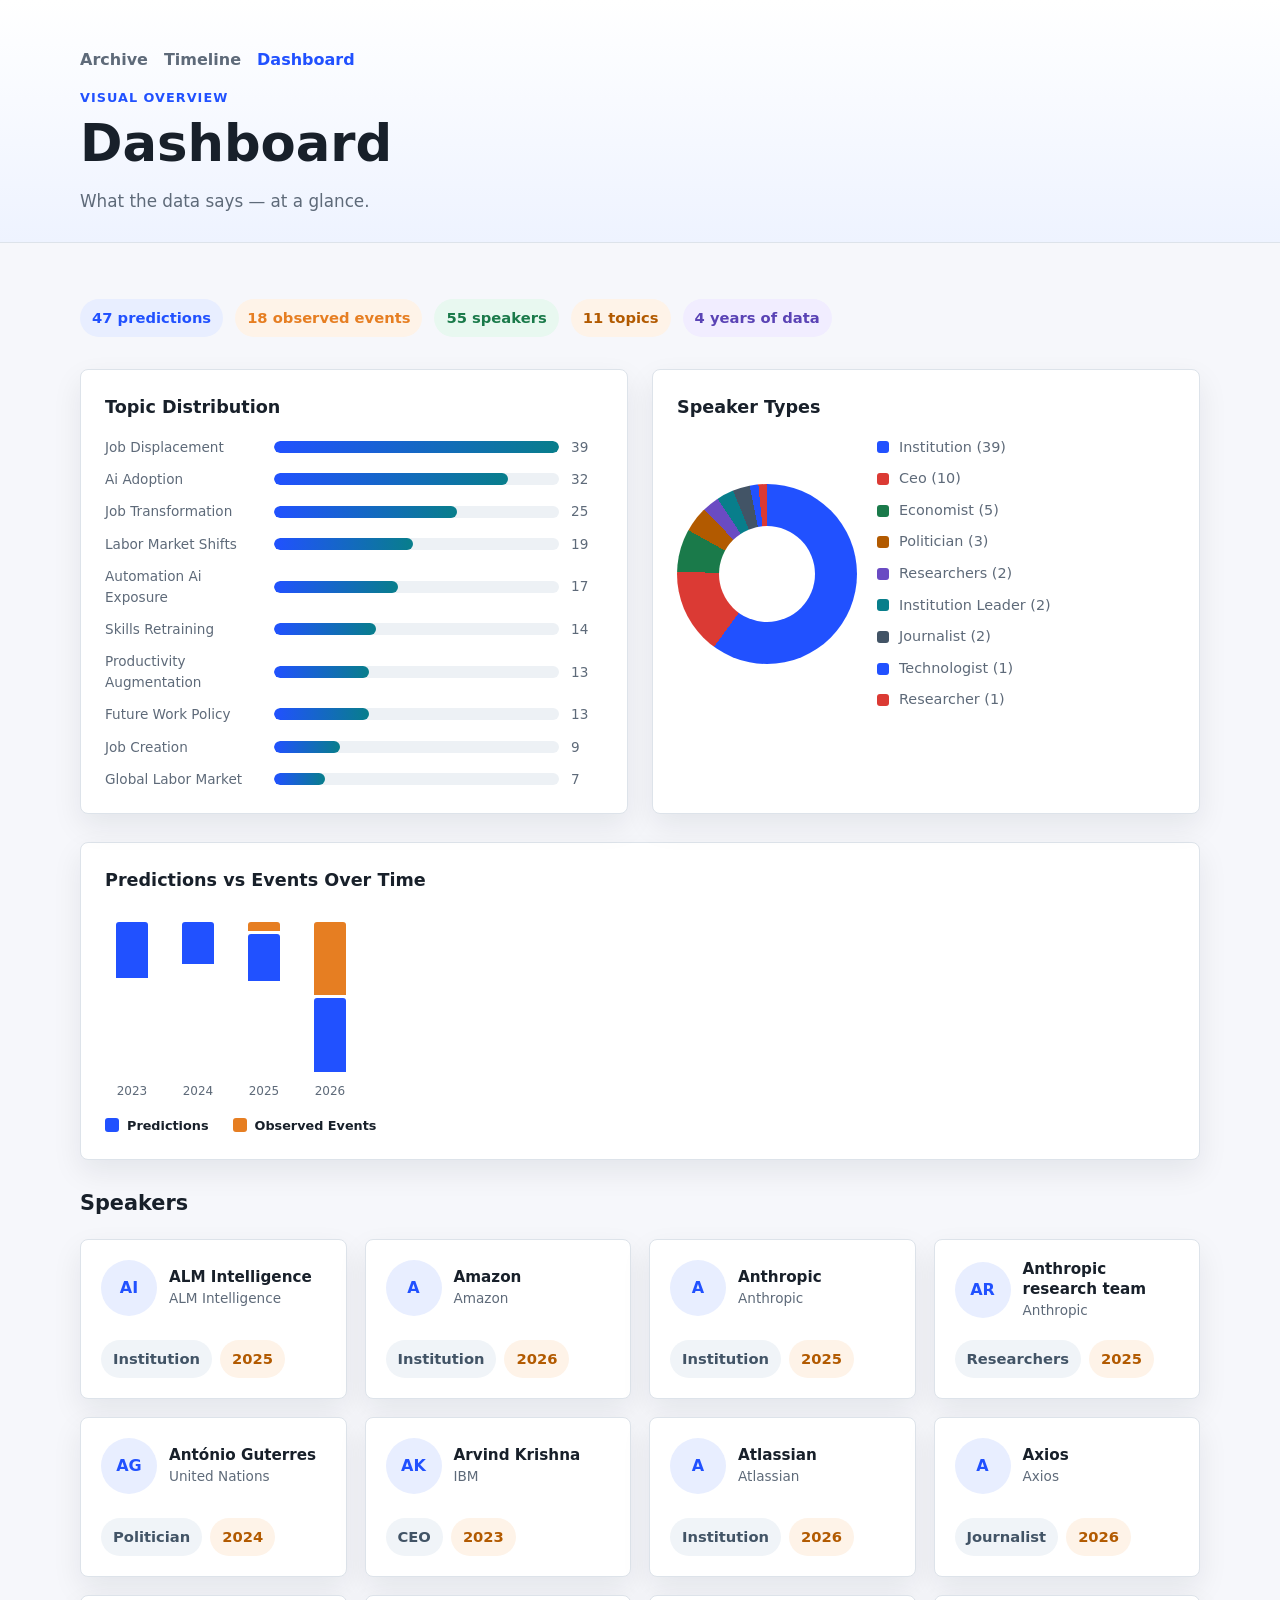
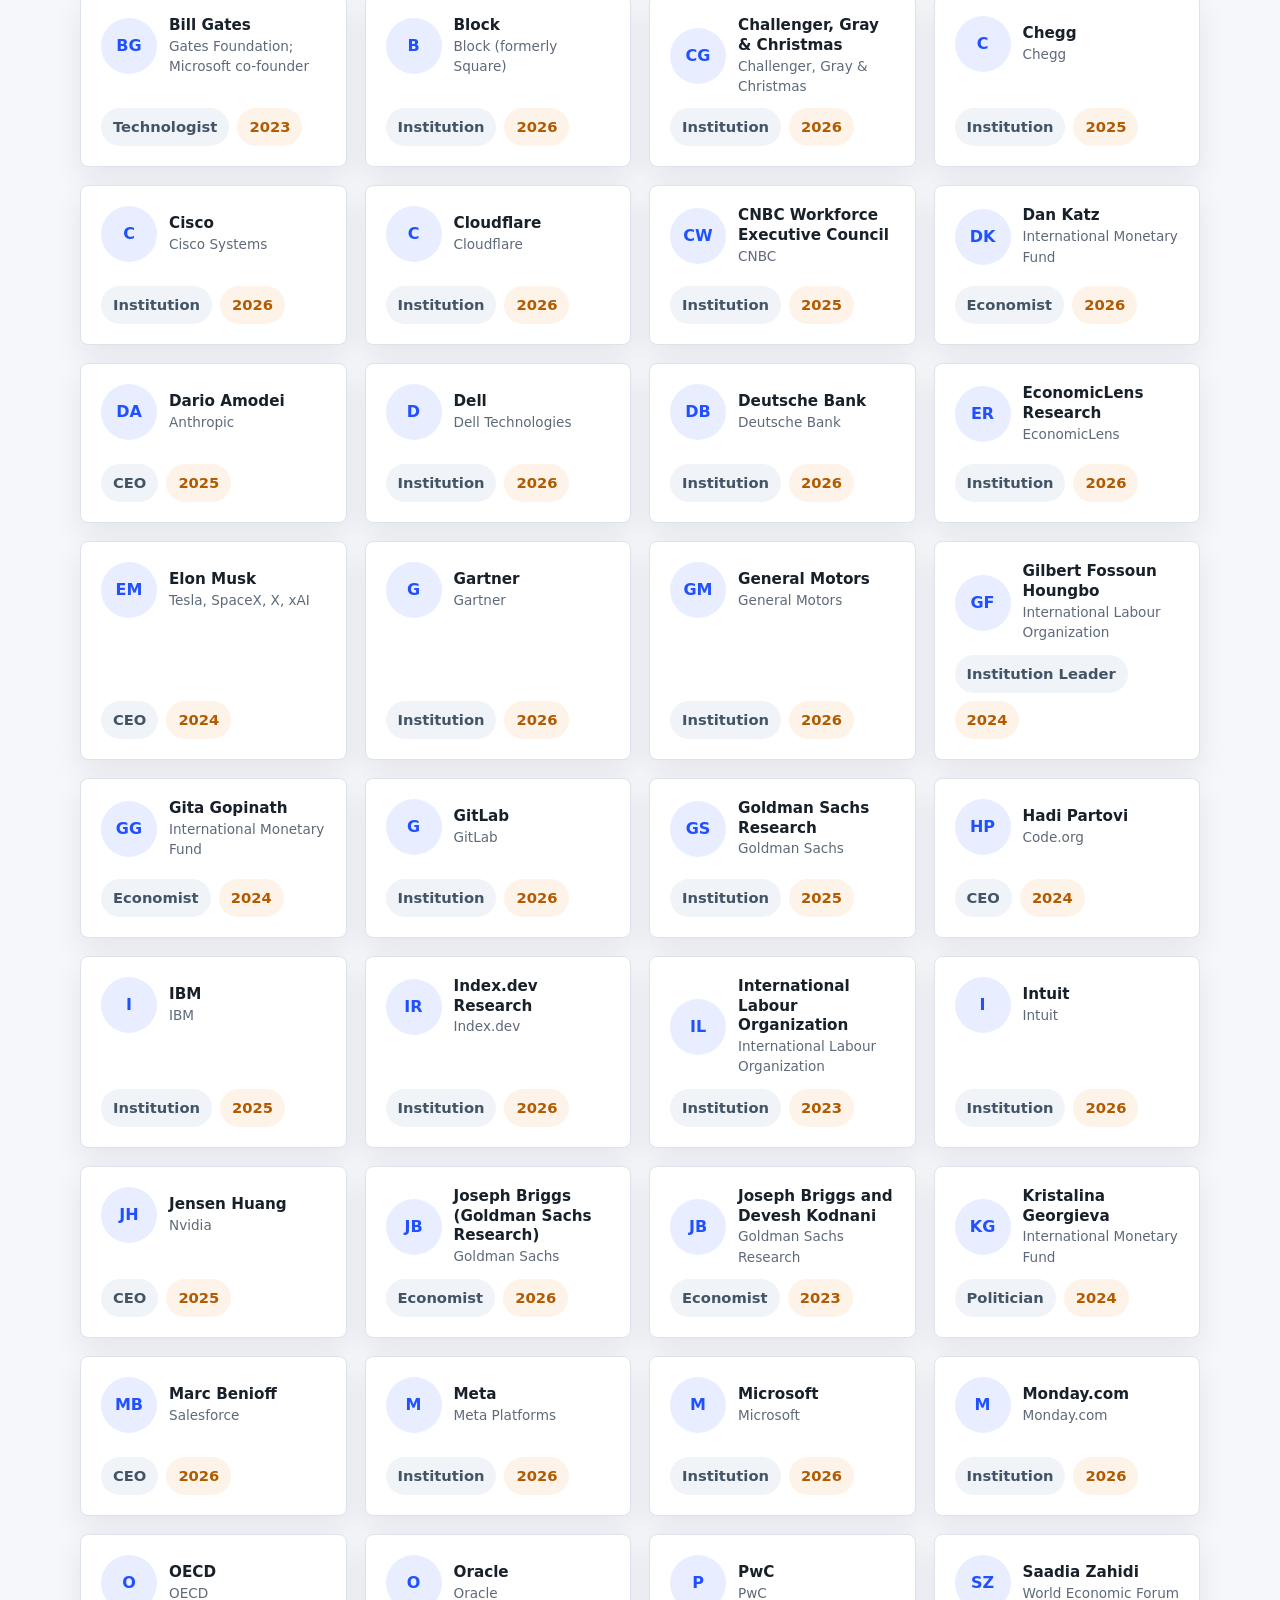
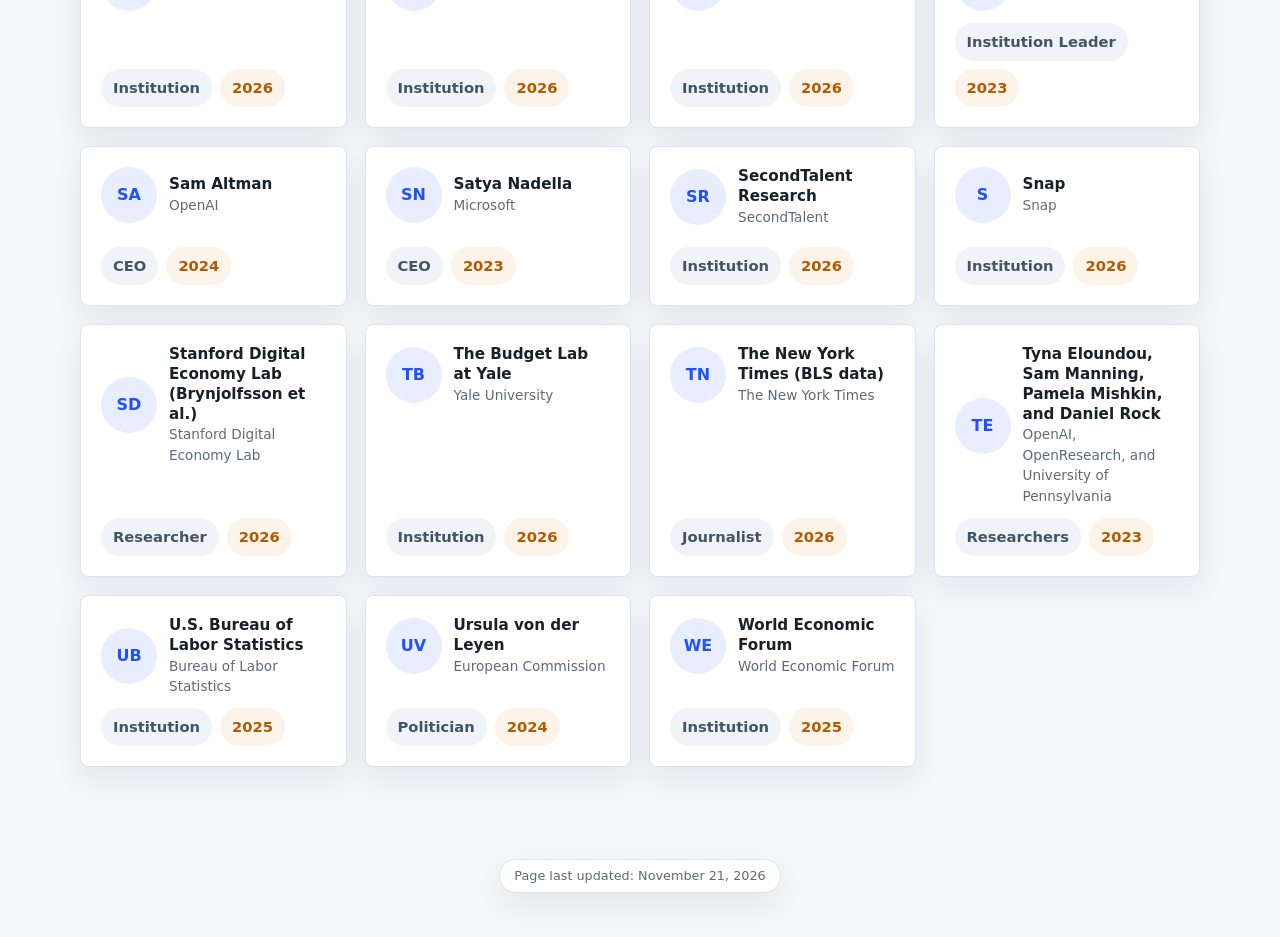
<file: dashboard.html>
<!doctype html>
<html lang="en">
  <head>
    <meta charset="UTF-8" />
    <meta name="viewport" content="width=device-width, initial-scale=1.0" />
    <title>Dashboard — AI Job Market Predictions</title>
    <meta name="description" content="Visual overview of the AI job market predictions archive." />
    <link rel="stylesheet" href="styles.css" />
  </head>
  <body>
    <header class="hero hero-compact">
      <div class="container">
        <nav style="display:flex;gap:16px;margin-bottom:16px;">
          <a href="index.html" style="color:var(--muted);font-weight:600;text-decoration:none;">Archive</a>
          <a href="timeline.html" style="color:var(--muted);font-weight:600;text-decoration:none;">Timeline</a>
          <a href="dashboard.html" style="color:var(--accent);font-weight:600;text-decoration:none;">Dashboard</a>
        </nav>
        <p class="eyebrow">Visual overview</p>
        <h1>Dashboard</h1>
        <p class="lede">What the data says — at a glance.</p>
      </div>
    </header>

    <main class="container" style="padding: 32px 0 64px;">
      <!-- Top stat pills -->
      <div class="stats" id="topStats" style="margin-bottom: 32px;"></div>

      <div class="dashboard-grid">
        <div class="card" style="padding:24px;">
          <h2 style="margin:0 0 16px; font-size:1.1rem;">Topic Distribution</h2>
          <div id="tagChart" class="bar-chart"></div>
        </div>
        <div class="card" style="padding:24px;">
          <h2 style="margin:0 0 16px; font-size:1.1rem;">Speaker Types</h2>
          <div class="type-chart">
            <div id="speakerChart" class="donut-chart" aria-hidden="true"></div>
            <div id="speakerLegend" class="type-list"></div>
          </div>
        </div>
      </div>

      <div class="card" style="padding:24px; margin-bottom:28px;">
        <h2 style="margin:0 0 16px; font-size:1.1rem;">Predictions vs Events Over Time</h2>
        <div id="timelineChart" class="timeline-bars"></div>
        <div id="chartLegend" style="display:flex;gap:24px;margin-top:16px;font-size:0.8rem;font-weight:600;">
          <div style="display:flex;align-items:center;gap:8px;">
            <div style="width:14px;height:14px;background:var(--accent);border-radius:3px;"></div>
            <span>Predictions</span>
          </div>
          <div style="display:flex;align-items:center;gap:8px;">
            <div style="width:14px;height:14px;background:#e67e22;border-radius:3px;"></div>
            <span>Observed Events</span>
          </div>
        </div>
      </div>

      <h2 style="margin:0 0 20px; font-size:1.3rem;">Speakers</h2>
      <div id="speakerCards" class="card-grid speaker-grid"></div>
    </main>

    <script defer>
    (async function () {
      const SPEAKER_AVATARS = {
        "Kristalina Georgieva": "https://upload.wikimedia.org/wikipedia/commons/e/eb/Kristalina_Georgieva_Headshot.jpg",
        "Gita Gopinath": "https://upload.wikimedia.org/wikipedia/commons/d/d2/Gita_Gopinath_2025_%28cropped%29.jpg",
        "António Guterres": "https://upload.wikimedia.org/wikipedia/commons/1/15/U.N._Secretary_General_Antonio_Guters_%283x4_cropped_b%29.jpg",
        "Arvind Krishna": "https://upload.wikimedia.org/wikipedia/commons/3/30/Arvind_Krishna_in_2025_%28cropped%29.jpg",
        "Bill Gates": "https://upload.wikimedia.org/wikipedia/commons/d/d9/Bill_Gates_at_the_European_Commission_-_P067383-987995_%28cropped%29_5.jpg",
        "Dario Amodei": "https://upload.wikimedia.org/wikipedia/commons/e/e4/Dario_Amodei_at_TechCrunch_Disrupt_2023_01_%28cropped%29.jpg",
        "Elon Musk": "https://upload.wikimedia.org/wikipedia/commons/5/5e/Elon_Musk_-_54820081119_%28cropped%29.jpg",
        "Saadia Zahidi": "https://upload.wikimedia.org/wikipedia/commons/1/1a/Saadia_Zahidi_cropped.jpg",
        "Sam Altman": "https://upload.wikimedia.org/wikipedia/commons/f/f8/Sam_Altman_TechCrunch_SF_2019_Day_2_Oct_3_%28cropped_3%29.jpg",
        "Satya Nadella": "https://upload.wikimedia.org/wikipedia/commons/4/4f/MS-Exec-Nadella-Satya-2017-08-31-22_%28cropped%29.jpg",
        "Ursula von der Leyen": "https://upload.wikimedia.org/wikipedia/commons/f/f2/Ursula_von_der_Leyen_2024.jpg",
        "Jensen Huang": "https://upload.wikimedia.org/wikipedia/commons/0/05/JensenHuangSC18.jpg",
        "Anthropic research team": "https://upload.wikimedia.org/wikipedia/commons/7/78/Anthropic_logo.svg",
        "Anthropic": "https://upload.wikimedia.org/wikipedia/commons/7/78/Anthropic_logo.svg",
        "International Labour Organization": "https://upload.wikimedia.org/wikipedia/commons/thumb/4/42/UN_Labour_Organization_logo.png/240px-UN_Labour_Organization_logo.png",
        "World Economic Forum": "https://upload.wikimedia.org/wikipedia/commons/thumb/b/b2/World_Economic_Forum_logo.svg/240px-World_Economic_Forum_logo.svg.png",
        "Oracle": "https://upload.wikimedia.org/wikipedia/commons/5/54/Oracle_logo.svg",
        "GitLab": "https://upload.wikimedia.org/wikipedia/commons/a/a4/GitLab_logo.svg",
        "Intuit": "https://upload.wikimedia.org/wikipedia/commons/a/a6/Intuit_logo.svg",
        "Meta Platforms": "https://upload.wikimedia.org/wikipedia/commons/7/7b/Meta_Platforms_Logo.svg",
        "Amazon": "https://upload.wikimedia.org/wikipedia/commons/a/a9/Amazon_logo.svg",
        "Microsoft": "https://upload.wikimedia.org/wikipedia/commons/9/96/Microsoft_logo_%282012%29.svg",
        "Cloudflare": "https://upload.wikimedia.org/wikipedia/commons/4/4b/Cloudflare_logo.svg",
        "Cisco Systems": "https://upload.wikimedia.org/wikipedia/commons/0/08/Cisco_logo.svg",
        "Atlassian": "https://upload.wikimedia.org/wikipedia/commons/f/f9/Atlassian_logo.svg",
        "Dell Technologies": "https://upload.wikimedia.org/wikipedia/commons/f/fa/Dell_logo.svg",
        "Block": "https://upload.wikimedia.org/wikipedia/commons/2/26/Block_logo.svg",
        "Snap": "https://upload.wikimedia.org/wikipedia/commons/4/47/Snapchat_logo.svg",
        "General Motors": "https://upload.wikimedia.org/wikipedia/commons/8/86/General_Motors_logo.svg",
        "IBM": "https://upload.wikimedia.org/wikipedia/commons/2/21/IBM_logo.svg",
        "Challenger, Gray & Christmas": "",
      };

      const res = await fetch("predictions.json");
      const predictions = await res.json();

      const tagCount = {};
      const typeCount = {};
      const predsByYear = {};
      const eventsByYear = {};
      const speakers = {};
      let predictionCount = 0;
      let eventCount = 0;

      predictions.forEach((prediction) => {
        (prediction.topic_tags || []).forEach((tag) => {
          tagCount[tag] = (tagCount[tag] || 0) + 1;
        });

        const speakerType = prediction.speaker_type || "unknown";
        typeCount[speakerType] = (typeCount[speakerType] || 0) + 1;

        const year = (prediction.date_made || "????").slice(0, 4);
        if (year !== "????") {
          if (prediction.data_category === "observed_layoffs") {
            eventsByYear[year] = (eventsByYear[year] || 0) + 1;
            eventCount++;
          } else {
            predsByYear[year] = (predsByYear[year] || 0) + 1;
            predictionCount++;
          }
        }

        const key = (prediction.speaker_name || "").toLowerCase().replace(/\s+/g, "-");
        if (!speakers[key]) {
          speakers[key] = {
            name: prediction.speaker_name,
            org: prediction.organization || "",
            type: speakerType,
            earliest: prediction.date_made,
          };
        }
      });

      const topTags = Object.entries(tagCount).sort((a, b) => b[1] - a[1]).slice(0, 10);
      const allYears = [...new Set([...Object.keys(predsByYear), ...Object.keys(eventsByYear)])].sort();
      const topicsCount = Object.keys(tagCount).length;

      renderStats([
        [`${predictionCount} predictions`, "stat-blue"],
        [`${eventCount} observed events`, "stat-orange"],
        [`${Object.keys(speakers).length} speakers`, "stat-green"],
        [`${topicsCount} topics`, "stat-gold"],
        [`${allYears.length} years of data`, "stat-violet"],
      ]);

      renderBars(document.getElementById("tagChart"), topTags);
      renderDonut(typeCount);
      renderSplitTimeline(allYears, predsByYear, eventsByYear);
      renderSpeakers(Object.values(speakers));

      function renderStats(items) {
        const container = document.getElementById("topStats");
        items.forEach(([label, className]) => {
          const pill = document.createElement("span");
          pill.className = `badge ${className}`;
          pill.textContent = label;
          container.appendChild(pill);
        });
      }

      function renderBars(container, items) {
        const max = Math.max(...items.map(([, count]) => count), 1);
        items.forEach(([label, count]) => {
          const row = document.createElement("div");
          row.className = "bar-row";

          const name = document.createElement("span");
          name.className = "bar-label";
          name.textContent = humanize(label);

          const track = document.createElement("span");
          track.className = "bar-track";

          const bar = document.createElement("span");
          bar.className = "bar-fill";
          bar.style.width = `${Math.max((count / max) * 100, 7)}%`;
          track.appendChild(bar);

          const value = document.createElement("span");
          value.className = "bar-value";
          value.textContent = count;

          row.append(name, track, value);
          container.appendChild(row);
        });
      }

      function renderDonut(counts) {
        const entries = Object.entries(counts).sort((a, b) => b[1] - a[1]);
        const totalCount = entries.reduce((sum, [, count]) => sum + count, 0);
        const palette = ["#2151ff", "#db3a34", "#1a7a4a", "#b25a00", "#6a4bc3", "#087e8b", "#425466"];
        let offset = 0;
        const gradientParts = entries.map(([, count], index) => {
          const start = offset;
          offset += (count / totalCount) * 100;
          return `${palette[index % palette.length]} ${start}% ${offset}%`;
        });

        document.getElementById("speakerChart").style.background =
          `conic-gradient(${gradientParts.join(", ")})`;

        const legend = document.getElementById("speakerLegend");
        entries.forEach(([label, count], index) => {
          const item = document.createElement("div");
          item.className = "type-item";

          const swatch = document.createElement("span");
          swatch.className = "type-swatch";
          swatch.style.background = palette[index % palette.length];

          const text = document.createElement("span");
          text.textContent = `${humanize(label)} (${count})`;

          item.append(swatch, text);
          legend.appendChild(item);
        });
      }

      // Stacked bar: prediction bar (blue) on top, event bar (orange) below
      function renderSplitTimeline(years, predsByYear, eventsByYear) {
        const container = document.getElementById("timelineChart");
        const maxCount = Math.max(
          ...years.map((y) => (predsByYear[y] || 0) + (eventsByYear[y] || 0)),
          1
        );
        const maxBarHeight = 150;

        years.forEach((year) => {
          const preds = predsByYear[year] || 0;
          const events = eventsByYear[year] || 0;

          const item = document.createElement("div");
          item.className = "timeline-bar-item";
          item.style.display = "flex";
          item.style.flexDirection = "column";
          item.style.alignItems = "center";
          item.style.gap = "4px";

          const barGroup = document.createElement("div");
          barGroup.style.display = "flex";
          barGroup.style.flexDirection = "column-reverse";
          barGroup.style.alignItems = "center";
          barGroup.style.gap = "3px";
          barGroup.style.height = `${maxBarHeight}px`;
          barGroup.style.justifyContent = "flex-end";

          if (preds > 0) {
            const predBar = document.createElement("div");
            predBar.style.width = "32px";
            predBar.style.height = `${Math.max((preds / maxCount) * maxBarHeight, 6)}px`;
            predBar.style.background = "var(--accent)";
            predBar.style.borderRadius = "3px 3px 0 0";
            predBar.title = `${year}: ${preds} prediction${preds !== 1 ? "s" : ""}`;
            barGroup.appendChild(predBar);
          }

          if (events > 0) {
            const eventBar = document.createElement("div");
            eventBar.style.width = "32px";
            eventBar.style.height = `${Math.max((events / maxCount) * maxBarHeight, 6)}px`;
            eventBar.style.background = "#e67e22";
            eventBar.style.borderRadius = "3px 3px 0 0";
            eventBar.title = `${year}: ${events} event${events !== 1 ? "s" : ""}`;
            barGroup.appendChild(eventBar);
          }

          if (preds === 0 && events === 0) {
            const emptyBar = document.createElement("div");
            emptyBar.style.width = "32px";
            emptyBar.style.height = "6px";
            emptyBar.style.background = "var(--border)";
            emptyBar.style.borderRadius = "3px";
            barGroup.appendChild(emptyBar);
          }

          const label = document.createElement("span");
          label.className = "timeline-bar-label";
          label.textContent = year;
          label.style.marginTop = "6px";
          label.style.fontSize = "0.75rem";
          label.style.color = "var(--muted)";

          item.append(barGroup, label);
          container.appendChild(item);
        });
      }

      function renderSpeakers(speakerList) {
        const container = document.getElementById("speakerCards");
        speakerList
          .sort((a, b) => String(a.name).localeCompare(String(b.name)))
          .forEach((speaker) => {
            const card = document.createElement("article");
            card.className = "card speaker-card";

            const header = document.createElement("div");
            header.className = "speaker-card-header";

            const copy = document.createElement("div");
            copy.className = "speaker-card-copy";

            const name = document.createElement("div");
            name.className = "speaker-name";
            name.textContent = speaker.name || "Unknown speaker";

            const org = document.createElement("div");
            org.className = "speaker-org";
            org.textContent = speaker.org || "Not specified";

            copy.append(name, org);
            header.append(createSpeakerAvatar(speaker.name), copy);

            const pills = document.createElement("div");
            pills.className = "speaker-pills";

            const type = document.createElement("span");
            type.className = "badge badge-speaker";
            type.textContent = labelSpeakerType(speaker.type);
            pills.appendChild(type);

            if (speaker.earliest) {
              const year = document.createElement("span");
              year.className = "badge stat-gold";
              year.textContent = speaker.earliest.slice(0, 4);
              pills.appendChild(year);
            }

            card.append(header, pills);
            container.appendChild(card);
          });
      }

      function createSpeakerAvatar(name) {
        const avatarUrl = SPEAKER_AVATARS[name];
        if (!avatarUrl) return createInitialsAvatar(name);

        const avatar = createInitialsAvatar(name);
        const image = new Image(56, 56);
        image.className = "speaker-photo";
        image.alt = name || "Speaker";
        image.onload = () => { avatar.replaceWith(image); };
        image.onerror = () => { image.remove(); };
        image.src = avatarUrl;
        return avatar;
      }

      function createInitialsAvatar(name) {
        const initials = document.createElement("div");
        initials.className = "speaker-initials";
        initials.textContent = getInitials(name);
        return initials;
      }

      function getInitials(name) {
        return String(name || "?")
          .split(/\s+/)
          .filter(Boolean)
          .map((word) => word[0])
          .join("")
          .slice(0, 2)
          .toUpperCase();
      }

      function labelSpeakerType(type) {
        return {
          ceo: "CEO",
          institution: "Institution",
          economist: "Economist",
          politician: "Politician",
          researcher: "Researcher",
          "institution-leader": "Institution Leader",
          technologist: "Technologist",
        }[type] || humanize(type || "unknown");
      }

      function humanize(value) {
        return String(value)
          .replace(/[-_]/g, " ")
          .replace(/\b\w/g, (char) => char.toUpperCase());
      }
    })();
    </script>
    <footer class="page-footer"><span class="last-updated" data-last-updated hidden></span></footer>
    <script src="last-updated.js" defer></script>
  </body>
</html>
</file>
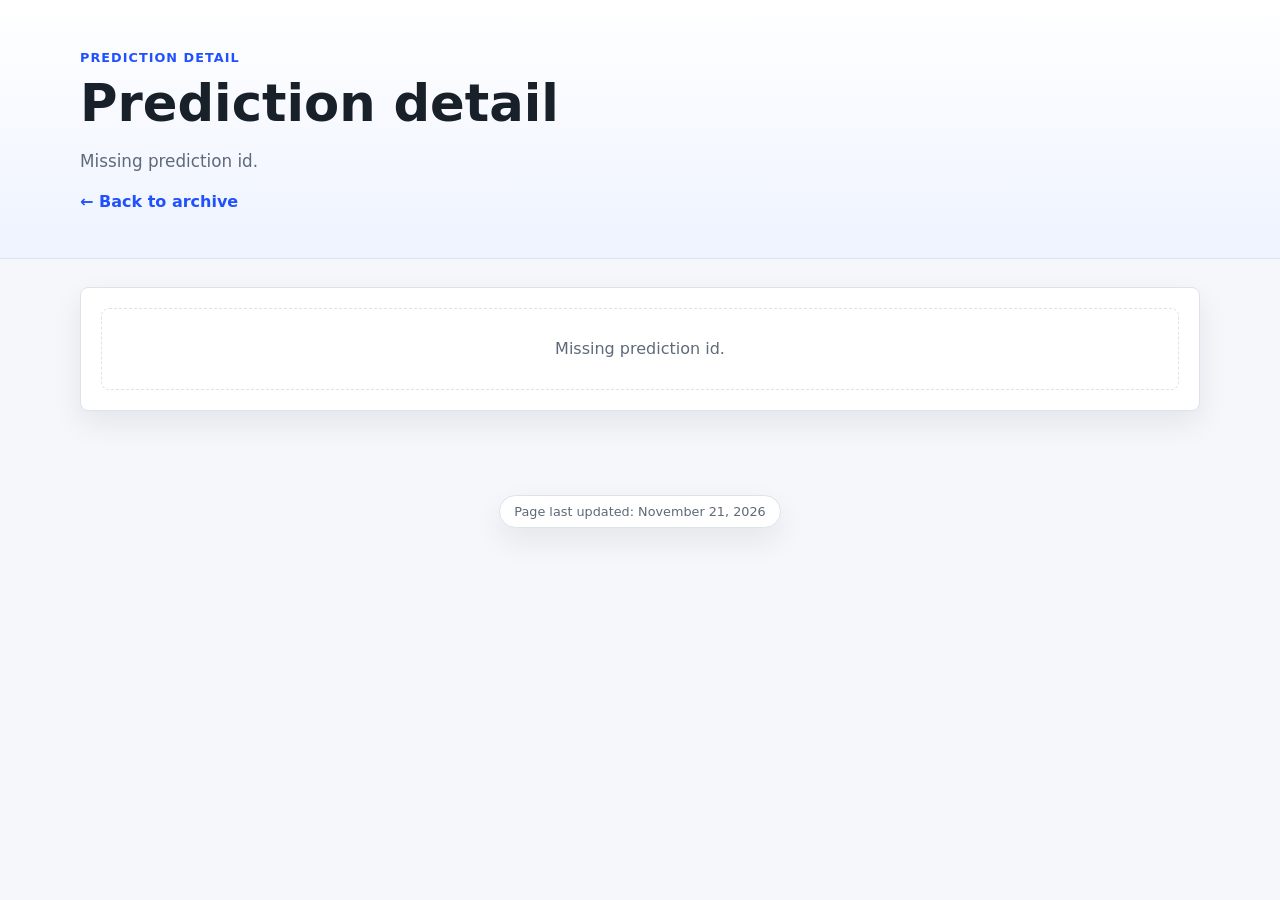
<file: prediction.html>
<!doctype html>
<html lang="en">
  <head>
    <meta charset="UTF-8" />
    <meta name="viewport" content="width=device-width, initial-scale=1.0" />
    <title>Prediction Detail · AI Job Market Predictions</title>
    <meta
      name="description"
      content="Detailed source-backed prediction entry from the AI Job Market Predictions archive."
    />
    <link rel="stylesheet" href="styles.css" />
  </head>
  <body>
    <header class="hero hero-compact">
      <div class="container">
        <p class="eyebrow">Prediction detail</p>
        <h1 id="detailTitle">Loading…</h1>
        <p class="lede" id="detailSubtitle"></p>
        <p><a class="back-link" href="./index.html">← Back to archive</a></p>
      </div>
    </header>

    <main class="container detail-layout">
      <section class="prediction-card detail-card" id="detailCard"></section>
    </main>

    <script src="prediction-detail.js" defer></script>
    <footer class="page-footer"><span class="last-updated" data-last-updated hidden></span></footer>
    <script src="last-updated.js" defer></script>
  </body>
</html>
</file>
<file: styles.css>
:root {
  --bg: #f6f7fb;
  --panel: #ffffff;
  --text: #18202a;
  --muted: #5e6a79;
  --border: #dde3ea;
  --accent: #2151ff;
  --accent-soft: #e8eeff;
  --shadow: 0 12px 30px rgba(16, 24, 40, 0.08);
  --radius: 8px;
}

* {
  box-sizing: border-box;
}

body {
  margin: 0;
  font-family: Inter, ui-sans-serif, system-ui, -apple-system, BlinkMacSystemFont, "Segoe UI", sans-serif;
  background: var(--bg);
  color: var(--text);
  line-height: 1.5;
}

.container {
  width: min(1120px, calc(100% - 32px));
  margin: 0 auto;
  min-width: 0;
}

.hero {
  padding: 64px 0 40px;
  background: linear-gradient(180deg, #ffffff 0%, #eef3ff 100%);
  border-bottom: 1px solid var(--border);
}

.eyebrow {
  margin: 0 0 10px;
  color: var(--accent);
  font-weight: 700;
  text-transform: uppercase;
  letter-spacing: 0.08em;
  font-size: 0.8rem;
}

h1 {
  margin: 0;
  font-size: clamp(2rem, 4vw, 3.5rem);
  line-height: 1.05;
}

.lede {
  max-width: 760px;
  margin: 18px 0 0;
  color: var(--muted);
  font-size: 1.05rem;
}

.stats {
  display: flex;
  gap: 12px;
  flex-wrap: wrap;
  margin-top: 24px;
  min-width: 0;
}

.stat-pill,
.badge,
.filter-pill {
  display: inline-flex;
  align-items: center;
  gap: 8px;
  max-width: 100%;
  padding: 8px 12px;
  border-radius: 999px;
  background: var(--accent-soft);
  color: var(--accent);
  font-size: 0.92rem;
  font-weight: 600;
  white-space: normal;
}

.main-layout {
  display: grid;
  grid-template-columns: 280px 1fr;
  gap: 24px;
  padding: 28px 0 56px;
}

.filters-panel,
.prediction-card,
.card {
  background: var(--panel);
  border: 1px solid var(--border);
  border-radius: var(--radius);
  box-shadow: var(--shadow);
  min-width: 0;
  max-width: 100%;
}

.filters-panel {
  padding: 20px;
  align-self: start;
  position: sticky;
  top: 20px;
}

.filters-toggle,
.filter-actions {
  display: none;
}

.filters-header,
.results-header {
  display: flex;
  justify-content: space-between;
  gap: 16px;
  align-items: center;
}

.filters-header h2,
.results-header h2 {
  margin: 0;
  font-size: 1.1rem;
}

.field {
  display: grid;
  gap: 8px;
  margin-top: 16px;
}

.field span,
.results-copy,
.meta,
summary {
  color: var(--muted);
}

input,
select,
.button {
  width: 100%;
  border: 1px solid var(--border);
  border-radius: 12px;
  padding: 12px 14px;
  font: inherit;
  background: #fff;
}

.button {
  width: auto;
  cursor: pointer;
}

.button-secondary {
  background: #fff;
}

.content-panel {
  min-width: 0;
}

.active-filters {
  display: flex;
  flex-wrap: wrap;
  gap: 10px;
  margin: 16px 0 18px;
}

.card-grid {
  display: grid;
  grid-template-columns: minmax(0, 1fr);
  gap: 18px;
}

.dashboard-grid {
  display: grid;
  grid-template-columns: minmax(0, 1fr) minmax(0, 1fr);
  gap: 24px;
  margin-bottom: 28px;
}

.bar-chart {
  display: grid;
  gap: 12px;
}

.bar-row {
  display: grid;
  grid-template-columns: minmax(120px, 1.1fr) minmax(120px, 2fr) 32px;
  gap: 12px;
  align-items: center;
}

.bar-label,
.bar-value,
.timeline-bar-label {
  color: var(--muted);
  font-size: 0.85rem;
}

.bar-track {
  width: 100%;
  height: 12px;
  overflow: hidden;
  border-radius: 999px;
  background: #edf1f5;
}

.bar-fill {
  display: block;
  height: 100%;
  border-radius: inherit;
  background: linear-gradient(90deg, #2151ff, #087e8b);
}

.type-chart {
  display: grid;
  grid-template-columns: 180px minmax(0, 1fr);
  gap: 20px;
  align-items: center;
}

.donut-chart {
  width: 180px;
  aspect-ratio: 1;
  border-radius: 50%;
  position: relative;
}

.donut-chart::after {
  content: "";
  position: absolute;
  inset: 42px;
  border-radius: 50%;
  background: var(--panel);
}

.type-list {
  display: grid;
  gap: 10px;
}

.type-item {
  display: flex;
  align-items: center;
  gap: 10px;
  color: var(--muted);
  font-size: 0.9rem;
}

.type-swatch {
  width: 12px;
  height: 12px;
  border-radius: 3px;
  flex-shrink: 0;
}

.timeline-bars {
  min-height: 190px;
  display: flex;
  align-items: end;
  gap: 12px;
  padding-top: 10px;
  overflow-x: auto;
}

.timeline-bar-item {
  min-width: 54px;
  display: grid;
  gap: 8px;
  justify-items: center;
  align-items: end;
}

.timeline-bar {
  width: 100%;
  max-width: 44px;
  border-radius: 6px 6px 0 0;
  background: linear-gradient(180deg, #2151ff, #087e8b);
}

.speaker-grid {
  grid-template-columns: repeat(auto-fill, minmax(240px, 1fr));
}

.speaker-card {
  min-height: 160px;
  padding: 20px;
  display: flex;
  flex-direction: column;
  gap: 12px;
}

.speaker-card-header {
  display: flex;
  align-items: center;
  gap: 12px;
  min-width: 0;
}

.speaker-photo,
.speaker-initials {
  width: 56px;
  height: 56px;
  border-radius: 50%;
  flex-shrink: 0;
}

.speaker-photo {
  display: block;
  object-fit: cover;
  background: var(--accent-soft);
  border: 2px solid var(--border);
}

.speaker-initials {
  display: inline-flex;
  align-items: center;
  justify-content: center;
  background: var(--accent-soft);
  color: var(--accent);
  font-weight: 800;
}

.speaker-card-copy {
  min-width: 0;
}

.speaker-name {
  font-weight: 700;
  font-size: 0.95rem;
  line-height: 1.3;
}

.speaker-org {
  color: var(--muted);
  font-size: 0.85rem;
}

.speaker-pills {
  display: flex;
  flex-wrap: wrap;
  gap: 8px;
  margin-top: auto;
}

.stat-blue {
  background: var(--accent-soft);
  color: var(--accent);
}

.stat-green {
  background: #e8f8f0;
  color: #1a7a4a;
}

.stat-gold {
  background: #fef3e8;
  color: #b25a00;
}

.stat-violet {
  background: #f1edff;
  color: #5a43b5;
}

.stat-orange {
  background: #fef3e8;
  color: #e67e22;
}

.prediction-card {
  padding: 20px;
  overflow: hidden;
}

.card-header {
  display: flex;
  align-items: center;
  gap: 14px;
  margin-bottom: 14px;
  min-width: 0;
}

.speaker-avatar {
  width: 52px;
  height: 52px;
  border-radius: 50%;
  object-fit: cover;
  flex-shrink: 0;
  background: var(--accent-soft);
  border: 2px solid var(--border);
}

.card-header-text {
  min-width: 0;
}

.card-topline {
  display: flex;
  flex-wrap: wrap;
  gap: 10px;
}

.badge-speaker {
  background: #f0f4f8;
  color: #425466;
}

.prediction-text {
  margin: 0 0 14px;
  font-size: 1.2rem;
  line-height: 1.35;
  overflow-wrap: anywhere;
}

.meta {
  margin: 6px 0;
  font-size: 0.95rem;
  overflow-wrap: anywhere;
}

.tag-list {
  display: flex;
  flex-wrap: wrap;
  gap: 8px;
  margin: 16px 0;
  min-width: 0;
}

.tag {
  background: #f5f7fa;
  color: #4b5663;
  padding: 6px 10px;
  border-radius: 999px;
  font-size: 0.85rem;
  max-width: 100%;
  overflow-wrap: anywhere;
}

details {
  margin-top: 8px;
  border-top: 1px solid var(--border);
  padding-top: 12px;
}

summary {
  cursor: pointer;
  font-weight: 600;
}

.details-content {
  margin-top: 12px;
}

.source-link,
.detail-link,
.back-link {
  color: var(--accent);
  text-decoration: none;
  font-weight: 600;
}

.card-actions {
  margin: 8px 0 2px;
}

.hero-compact {
  padding: 48px 0 28px;
}

.detail-layout {
  padding: 28px 0 56px;
}

.detail-card h2 {
  margin-top: 24px;
  margin-bottom: 10px;
  font-size: 1.05rem;
}

.detail-text,
.source-blockquote {
  margin: 0;
  font-size: 1rem;
}

.source-blockquote {
  border-left: 4px solid var(--border);
  padding-left: 16px;
  color: var(--muted);
}

.empty-state {
  background: var(--panel);
  border: 1px dashed var(--border);
  border-radius: var(--radius);
  padding: 28px;
  text-align: center;
  color: var(--muted);
}

@media (max-width: 860px) {
  .hero {
    padding: 36px 0 24px;
  }

  h1 {
    font-size: 1.75rem;
    line-height: 1.15;
    overflow-wrap: anywhere;
  }

  .lede {
    font-size: 0.95rem;
    overflow-wrap: anywhere;
  }

  .stats {
    margin-top: 16px;
  }

  .stat-pill {
    font-size: 0.8rem;
    padding: 6px 10px;
  }

  .main-layout {
    grid-template-columns: 1fr;
    padding: 16px 0 40px;
  }


  .filters-panel {
    position: static;
    display: none;
    padding: 16px;
  }


  .filters-panel.open {
    display: block;
  }

  .filters-header {
    display: flex;
    justify-content: space-between;
    align-items: center;
  }

  .filters-toggle {
    display: flex;
    align-items: center;
    gap: 8px;
    padding: 10px 14px;
    border: 1px solid var(--border);
    border-radius: 12px;
    background: var(--panel);
    color: var(--text);
    font: inherit;
    font-weight: 600;
    font-size: 0.9rem;
    cursor: pointer;
    width: 100%;
    justify-content: space-between;
  }

  .filters-toggle::after {
    content: "▼";
    font-size: 0.6rem;
    color: var(--muted);
  }

  .filters-toggle[aria-expanded="true"]::after {
    content: "▲";
  }

  .filters-panel {
    border-radius: var(--radius);
    box-shadow: var(--shadow);
    border: 1px solid var(--border);
    margin-bottom: 16px;
  }

  .filter-actions {
    display: flex;
    justify-content: flex-end;
    margin-top: 12px;
  }

  .dashboard-grid,
  .type-chart {
    grid-template-columns: 1fr;
  }

  .dashboard-grid .card,
  .bar-row,
  .bar-track {
    min-width: 0;
  }

  .dashboard-grid .card {
    overflow: hidden;
  }

  .bar-row {
    grid-template-columns: 1fr;
    gap: 6px;
  }

  .bar-label {
    overflow-wrap: anywhere;
  }

  .bar-value {
    justify-self: end;
    margin-top: -26px;
  }

  .donut-chart {
    width: min(180px, 70vw);
    justify-self: center;
  }


  .prediction-card {
    padding: 16px;
  }

  .speaker-avatar {
    width: 44px;
    height: 44px;
  }

  .card-header {
    gap: 10px;
    margin-bottom: 10px;
  }


  .prediction-text {
    font-size: 1rem;
  }

  .card-topline {
    gap: 6px;
    margin-bottom: 10px;
  }

  .badge,
  .filter-pill {
    font-size: 0.8rem;
    padding: 5px 10px;
    min-width: 0;
    overflow-wrap: anywhere;
  }

  .tag {
    font-size: 0.8rem;
    padding: 4px 8px;
  }

  details {
    font-size: 0.9rem;
  }
}

/* ── Timeline ──────────────────────────────────────────── */
.timeline {
  position: relative;
  padding-left: 0;
}

.year-group {
  margin-bottom: 48px;
}

.year-marker {
  display: flex;
  align-items: center;
  gap: 16px;
  margin-bottom: 20px;
  position: relative;
}

.year-marker::before {
  content: "";
  position: absolute;
  left: 11px;
  top: 100%;
  bottom: -28px;
  width: 2px;
  background: var(--border);
}

.year-group:last-child .year-marker::before {
  display: none;
}

.year-label {
  display: inline-flex;
  align-items: center;
  justify-content: center;
  width: 52px;
  height: 52px;
  border-radius: 50%;
  background: var(--accent);
  color: #fff;
  font-weight: 800;
  font-size: 1rem;
  letter-spacing: 0.02em;
  flex-shrink: 0;
  box-shadow: 0 0 0 6px var(--accent-soft);
}

.year-entries {
  display: flex;
  flex-direction: column;
  gap: 16px;
  padding-left: 40px;
  border-left: 2px solid var(--border);
  margin-left: 25px;
}

.timeline-entry {
  position: relative;
  display: block;
  width: 100%;
  min-width: 0;
}

.timeline-entry .entry-card {
  width: 100%;
  min-width: 0;
}

.entry-dot {
  position: absolute;
  left: -41px;
  top: 24px;
  width: 12px;
  height: 12px;
  border-radius: 50%;
  background: var(--accent);
  border: 3px solid var(--accent-soft);
  box-shadow: 0 0 0 3px var(--panel);
}

.timeline-entry .card {
  padding: 20px;
  border-radius: var(--radius);
}

/* ── Navigation (shared across all pages) ─────────────── */
.nav-row {
  display: flex;
  gap: 16px;
  margin-bottom: 16px;
}

.nav-row a {
  font-weight: 600;
  text-decoration: none;
}

.nav-row a.active,
.nav-row a:hover {
  color: var(--accent);
}

@media (max-width: 640px) {
  .year-label {
    width: 40px;
    height: 40px;
    font-size: 0.85rem;
    box-shadow: 0 0 0 4px var(--accent-soft);
  }

  .year-entries {
    padding-left: 24px;
    margin-left: 20px;
    gap: 12px;
  }

  .entry-dot {
    left: -33px;
    top: 20px;
    width: 10px;
    height: 10px;
    border-width: 2px;
  }

  .year-marker {
    margin-bottom: 14px;
  }

  .year-marker::before {
    left: 9px;
    top: 100%;
    bottom: -20px;
  }

  .timeline-entry .card {
    padding: 14px;
  }

  .timeline-entry .card-header {
    gap: 10px;
    margin-bottom: 10px;
  }

  .timeline-entry .speaker-avatar {
    width: 36px;
    height: 36px;
    flex-shrink: 0;
  }

  .timeline-entry .prediction-text {
    font-size: 0.95rem;
    line-height: 1.4;
    margin-bottom: 10px;
  }

  .timeline-entry .tag-list {
    margin: 10px 0;
  }

  .timeline-entry details {
    font-size: 0.85rem;
  }
}

/* Last updated tag */
.page-footer {
  text-align: center;
  padding: 28px 16px 44px;
}

.last-updated {
  display: inline-block;
  padding: 6px 14px;
  font-size: 0.8rem;
  color: var(--muted);
  border: 1px solid var(--border);
  border-radius: 999px;
  background: var(--panel);
  box-shadow: var(--shadow);
}

.last-updated[hidden] {
  display: none;
}
</file>
